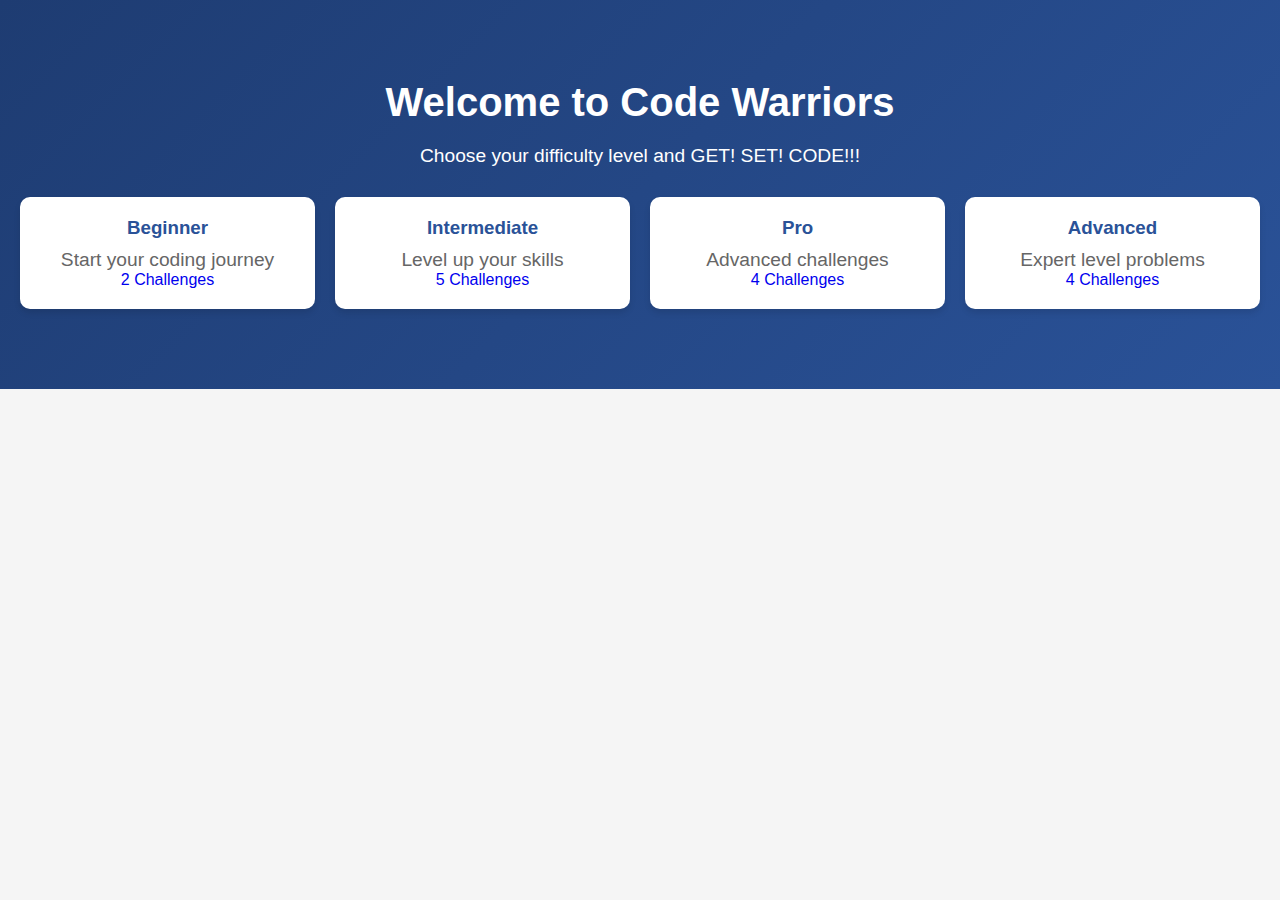
<file: index.html>
<!DOCTYPE html>
<html lang="en">
<head>
    <meta charset="UTF-8">
    <meta name="viewport" content="width=device-width, initial-scale=1.0">
    <title>Code Warriors</title>
    <link rel="stylesheet" href="styles.css">
</head>
<body>
    
    <section id="main">
        <h1>Welcome to Code Warriors</h1>
        <p>Choose your difficulty level and GET! SET! CODE!!!</p>
        
        <div class="difficulty-grid">
            <a href="beginner.html" class="difficulty-card beginner">
                <h3>Beginner</h3>
                <p>Start your coding journey</p>
                <span class="level-info">2 Challenges</span>
            </a>
            <a href="intermediate.html" class="difficulty-card intermediate">
                <h3>Intermediate</h3>
                <p>Level up your skills</p>
                <span class="level-info">5 Challenges</span>
            </a>
            <a href="pro.html" class="difficulty-card pro">
                <h3>Pro</h3>
                <p>Advanced challenges</p>
                <span class="level-info">4 Challenges</span>
            </a>
            <a href="advanced.html" class="difficulty-card advanced">
                <h3>Advanced</h3>
                <p>Expert level problems</p>
                <span class="level-info">4 Challenges</span>
            </a>
        </div>
    </section>
</body>
</html>
</file>
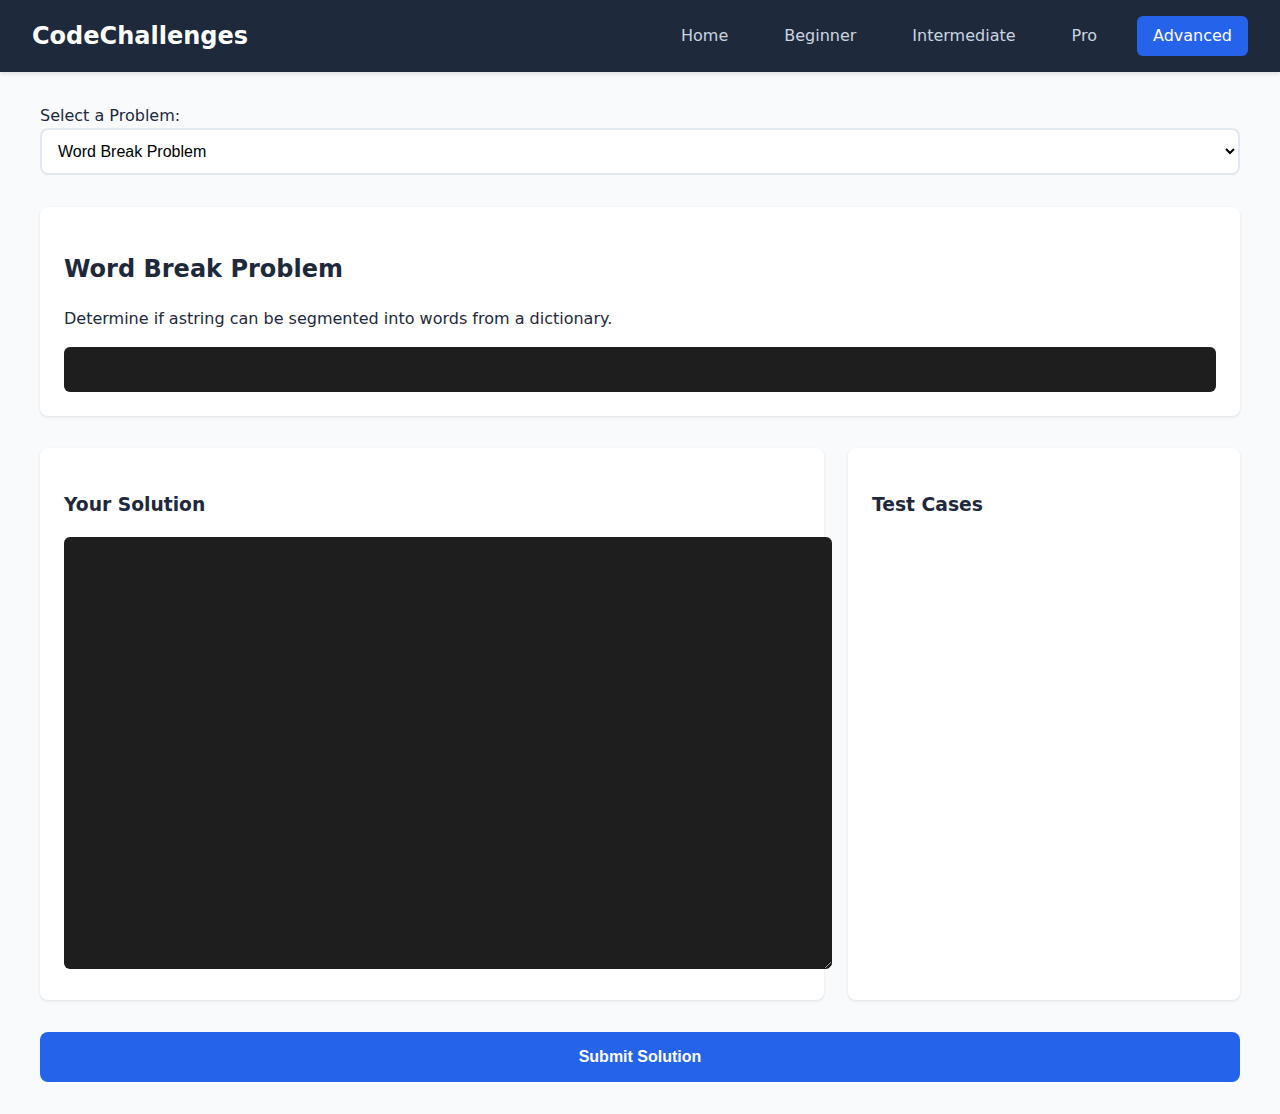
<file: advanced.html>
<!DOCTYPE html>
<html lang="en">
<head>
    <meta charset="UTF-8">
    <meta name="viewport" content="width=device-width, initial-scale=1.0">
    <title>Advance Challenges</title>
    <link rel="stylesheet" href="styles-e.css">
</head>
<body class="challenge-page beginner">
    <nav class="navbar">
        <div class="logo">CodeChallenges</div>
        <div class="nav-links">
            <a href="index.html">Home</a>
            <a href="beginner.html" >Beginner</a>
            <a href="intermediate.html">Intermediate</a>
            <a href="pro.html">Pro</a>
            <a href="advanced.html"class="active">Advanced</a>
        </div>
    </nav>

    <div class="challenge-container">
        <div class="problem-selection">
            <label for="problem_selector">Select a Problem:</label>
            <select id="problem_selector" title="Problem Selection">
                <option value="" disabled selected>Select a problem</option>
            </select>
        </div>

        <div class="problem-details">
            <h2 id="problem_Title"></h2>
            <p id="problem_Description"></p>
            <div class="function-signature">
                <pre><code id="function_Signature"></code></pre>
            </div>
        </div>

        <div class="editor-section">
            <div class="editor-container">
                <h3>Your Solution</h3>
                <label for="codeEditor" class="sr-only">Code Editor</label>
                <textarea id="codeEditor" spellcheck="false" title="Code Editor"></textarea>
            </div>

            <div class="test-cases">
                <h3>Test Cases</h3>
                <div id="testCasesList"></div>
            </div>
        </div>

        <button id="submitButton" class="submit-btn">
            <span class="btn-text">Submit Solution</span>
            <div class="loader hidden"></div>
        </button>

        <div id="results" class="results-container hidden">
            <div class="score-panel">
                <h3>Results</h3>
                <div id="scoreDisplay"></div>
            </div>
            <div id="testResults"></div>
        </div>
    </div>

    <script src="questions.js"></script>
    <script src="levels.js"></script>
</body>
</html>
</file>
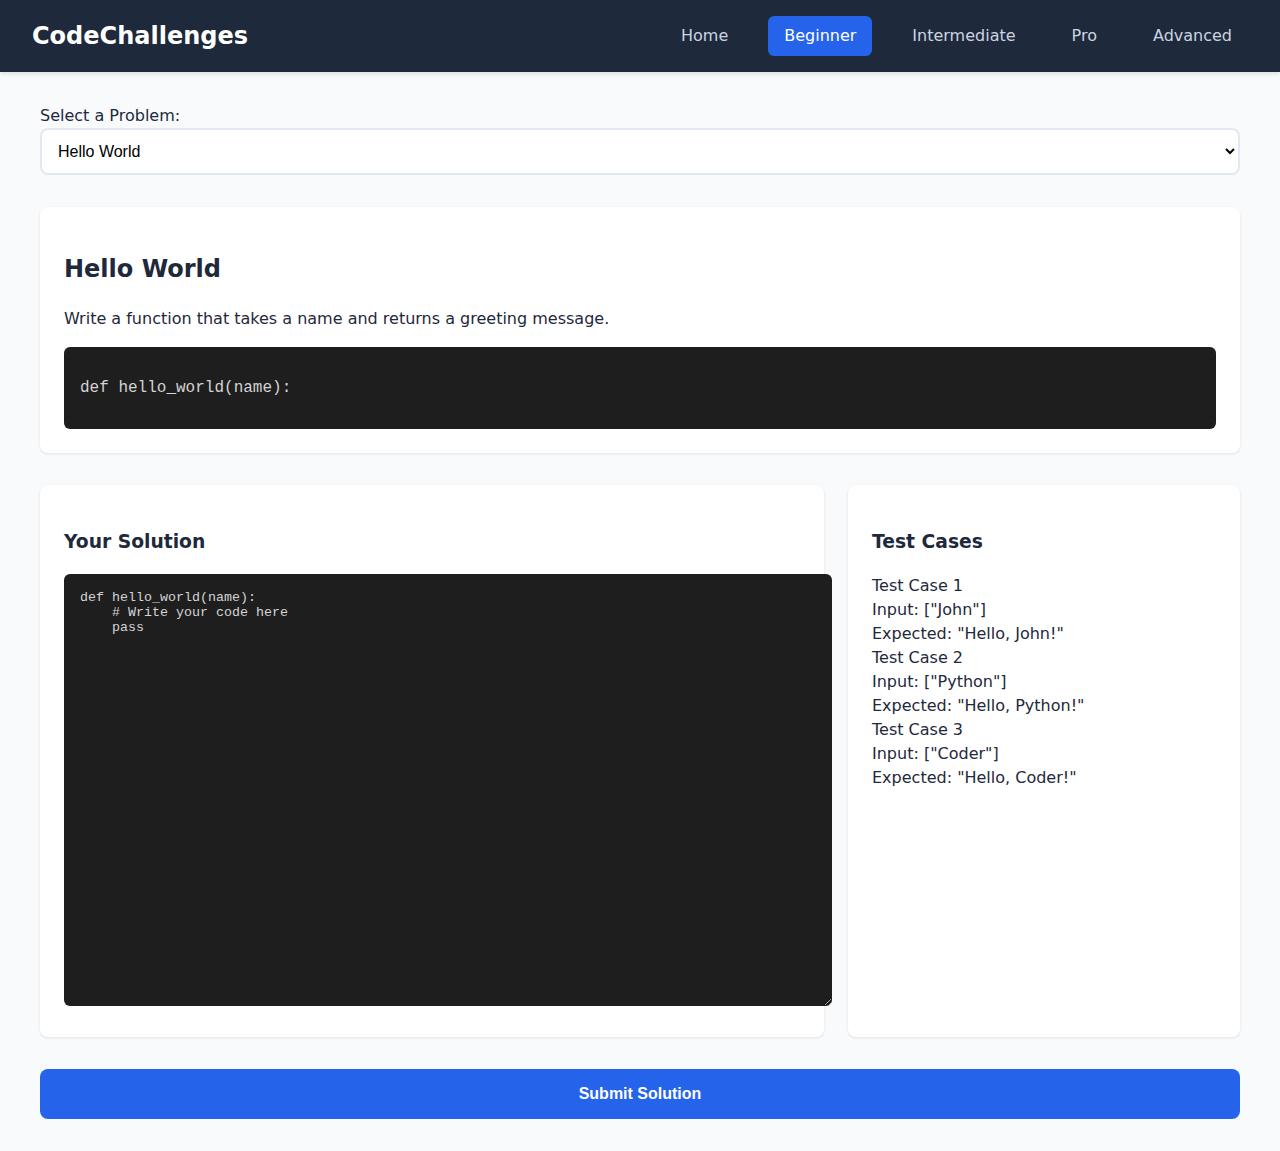
<file: beginner.html>
<!DOCTYPE html>
<html lang="en">
<head>
    <meta charset="UTF-8">
    <meta name="viewport" content="width=device-width, initial-scale=1.0">
    <title>Beginner Challenges</title>
    <link rel="stylesheet" href="styles-e.css">
</head>
<body class="challenge-page beginner">
    <nav class="navbar">
        <div class="logo">CodeChallenges</div>
        <div class="nav-links">
            <a href="index.html">Home</a>
            <a href="beginner.html" class="active">Beginner</a>
            <a href="intermediate.html">Intermediate</a>
            <a href="pro.html">Pro</a>
            <a href="advanced.html">Advanced</a>
        </div>
    </nav>

    <div class="challenge-container">
        <div class="problem-selection">
            <label for="problem_selector">Select a Problem:</label>
            <select id="problem_selector" title="Problem Selection">
                <option value="" disabled selected>Select a problem</option>
            </select>
        </div>

        <div class="problem-details">
            <h2 id="problem_Title"></h2>
            <p id="problem_Description"></p>
            <div class="function-signature">
                <pre><code id="functionSignature"></code></pre>
            </div>
        </div>

        <div class="editor-section">
            <div class="editor-container">
                <h3>Your Solution</h3>
                <label for="codeEditor" class="sr-only">Code Editor</label>
                <textarea id="codeEditor" spellcheck="false" title="Code Editor"></textarea>
            </div>

            <div class="test-cases">
                <h3>Test Cases</h3>
                <div id="testCasesList"></div>
            </div>
        </div>

        <button id="submitButton" class="submit-btn">
            <span class="btn-text">Submit Solution</span>
            <div class="loader hidden"></div>
        </button>

        <div id="results" class="results-container hidden">
            <div class="score-panel">
                <h3>Results</h3>
                <div id="scoreDisplay"></div>
            </div>
            <div id="testResults"></div>
        </div>
    </div>

    <script src="questions.js"></script>
    <script src="levels.js"></script>
</body>
</html>
</file>
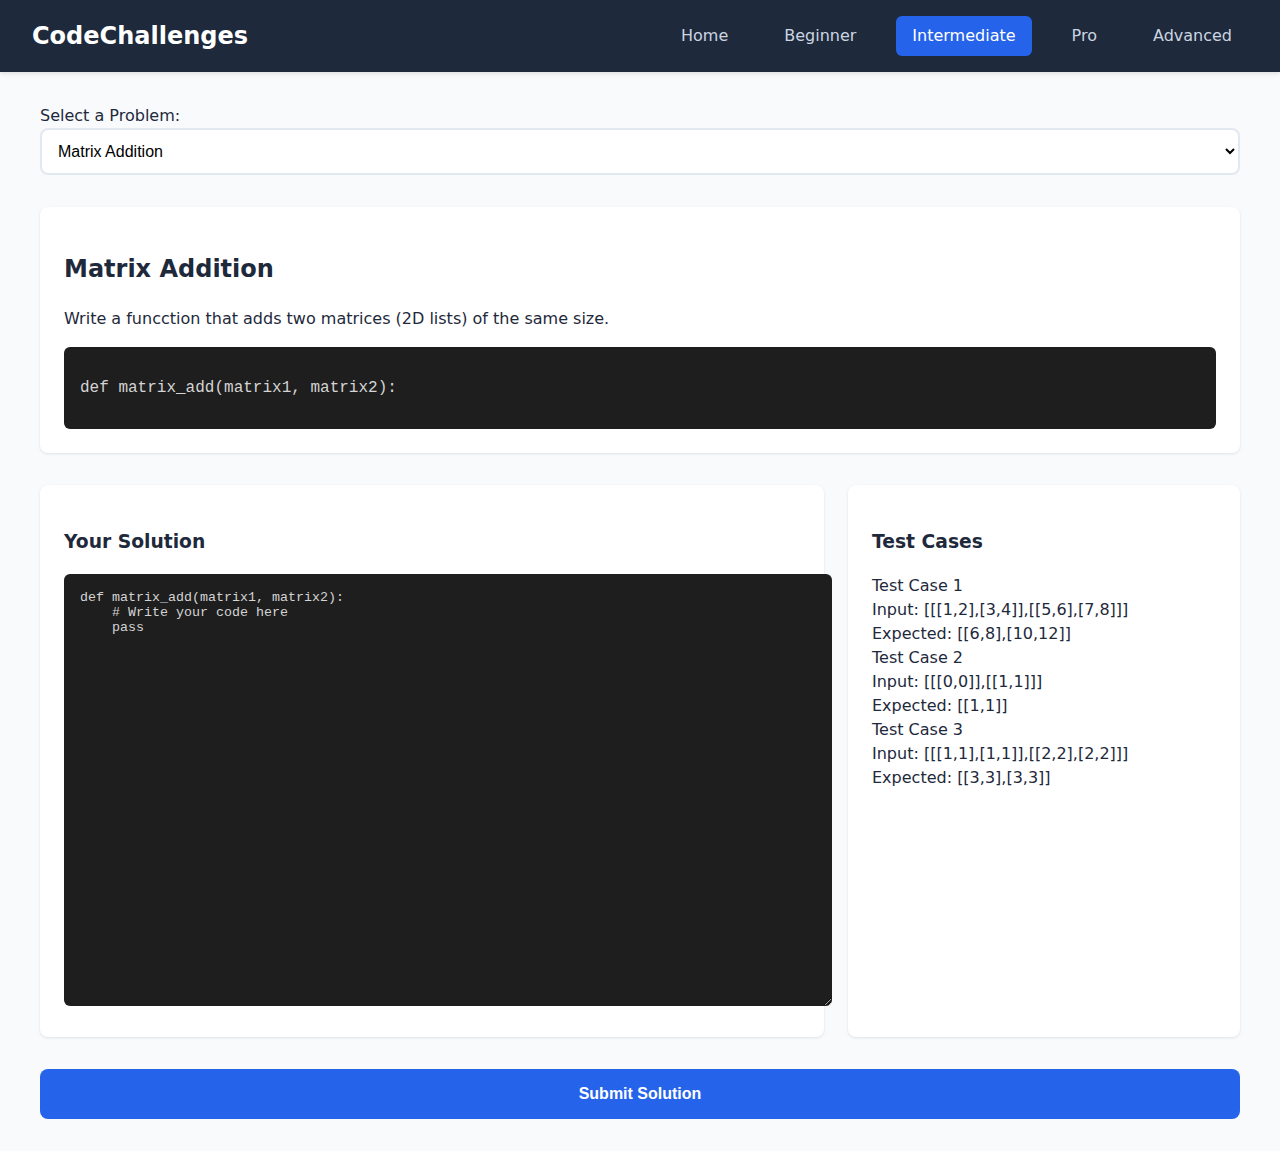
<file: intermediate.html>
<!DOCTYPE html>
<html lang="en">
<head>
    <meta charset="UTF-8">
    <meta name="viewport" content="width=device-width, initial-scale=1.0">
    <title>Intermediate Challenges</title>
    <link rel="stylesheet" href="styles-e.css">
</head>
<body class="challenge-page intermediate">
    <nav class="navbar">
        <div class="logo">CodeChallenges</div>
        <div class="nav-links">
            <a href="index.html">Home</a>
            <a href="beginner.html">Beginner</a>
            <a href="intermediate.html"  class="active">Intermediate</a>
            <a href="pro.html">Pro</a>
            <a href="advanced.html">Advanced</a>
        </div>
    </nav>

    <div class="challenge-container">
        <div class="problem-selection">
            <label for="problem_selector">Select a Problem:</label>
            <select id="problem_selector" title="Problem Selection">
                <option value="" disabled selected>Select a problem</option>
            </select>
        </div>

        <div class="problem-details">
            <h2 id="problem_Title"></h2>
            <p id="problem_Description"></p>
            <div class="function-signature">
                <pre><code id="functionSignature"></code></pre>
            </div>
        </div>

        <div class="editor-section">
            <div class="editor-container">
                <h3>Your Solution</h3>
                <label for="codeEditor" class="sr-only">Code Editor</label>
                <textarea id="codeEditor" spellcheck="false" title="Code Editor"></textarea>
            </div>

            <div class="test-cases">
                <h3>Test Cases</h3>
                <div id="testCasesList"></div>
            </div>
        </div>

        <button id="submitButton" class="submit-btn">
            <span class="btn-text">Submit Solution</span>
            <div class="loader hidden"></div>
        </button>

        <div id="results" class="results-container hidden">
            <div class="score-panel">
                <h3>Results</h3>
                <div id="scoreDisplay"></div>
            </div>
            <div id="testResults"></div>
        </div>
    </div>

    <script src="questions.js"></script>
    <script src="levels.js"></script>
</body>
</html>
</file>
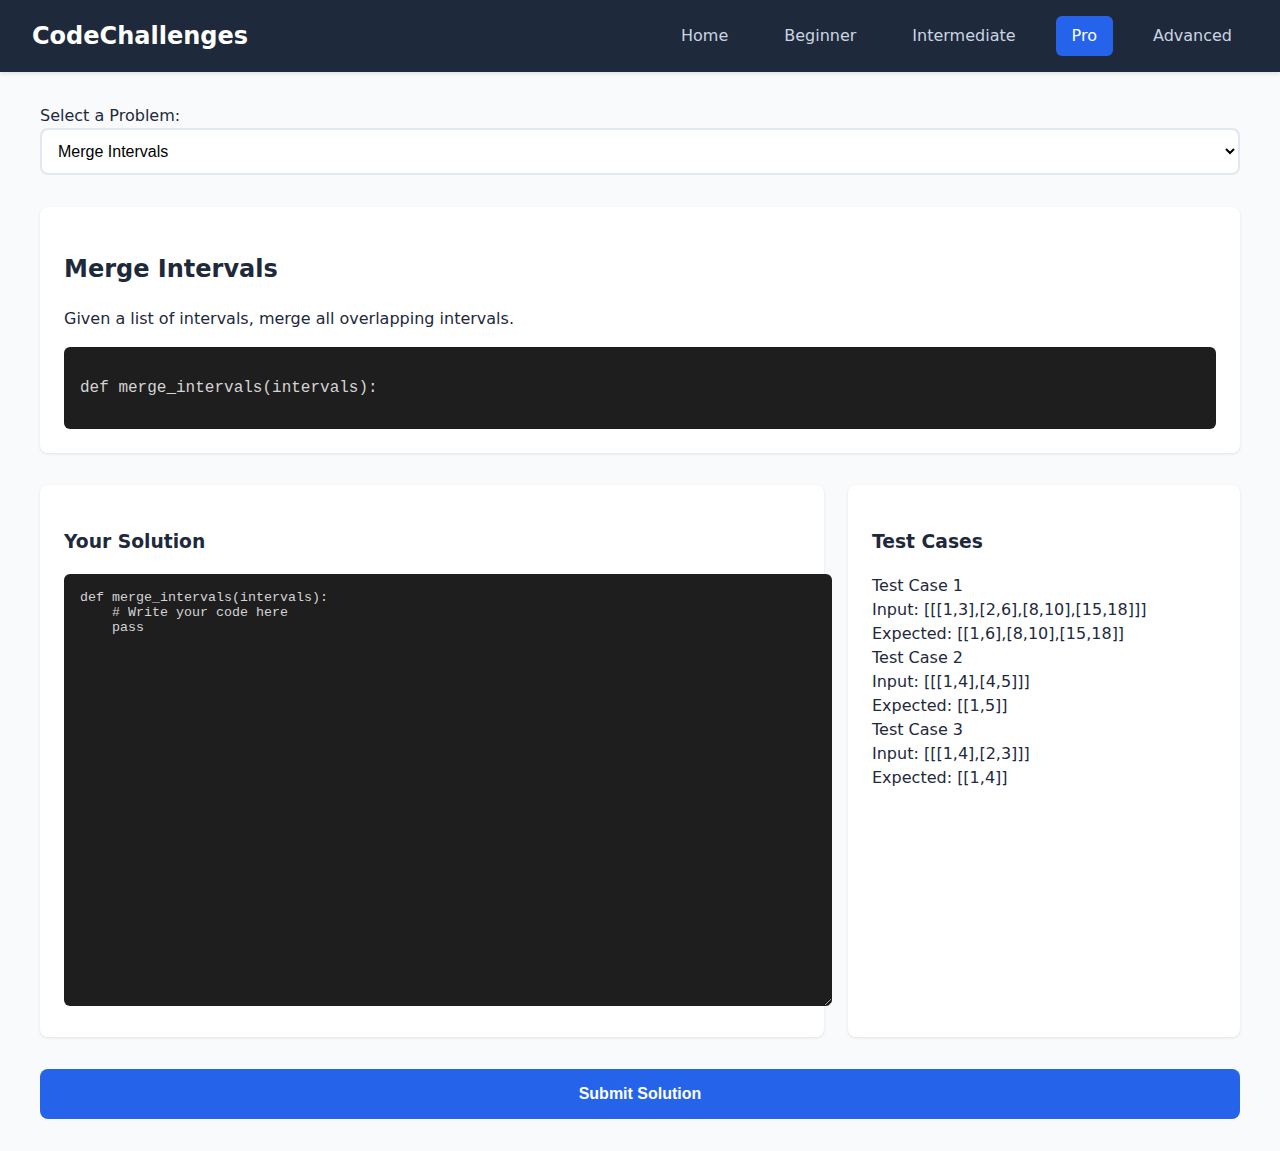
<file: pro.html>
<!DOCTYPE html>
<html lang="en">
<head>
    <meta charset="UTF-8">
    <meta name="viewport" content="width=device-width, initial-scale=1.0">
    <title>Pro Challenges</title>
    <link rel="stylesheet" href="styles-e.css">
</head>
<body class="challenge-page beginner">
    <nav class="navbar">
        <div class="logo">CodeChallenges</div>
        <div class="nav-links">
            <a href="index.html">Home</a>
            <a href="beginner.html" >Beginner</a>
            <a href="intermediate.html">Intermediate</a>
            <a href="pro.html" class="active">Pro</a>
            <a href="advanced.html">Advanced</a>
        </div>
    </nav>

    <div class="challenge-container">
        <div class="problem-selection">
            <label for="problem_selector">Select a Problem:</label>
            <select id="problem_selector" title="Problem Selection">
                <option value="" disabled selected>Select a problem</option>
            </select>
        </div>

        <div class="problem-details">
            <h2 id="problem_Title"></h2>
            <p id="problem_Description"></p>
            <div class="function-signature">
                <pre><code id="functionSignature"></code></pre>
            </div>
        </div>

        <div class="editor-section">
            <div class="editor-container">
                <h3>Your Solution</h3>
                <label for="codeEditor" class="sr-only">Code Editor</label>
                <textarea id="codeEditor" spellcheck="false" title="Code Editor"></textarea>
            </div>

            <div class="test-cases">
                <h3>Test Cases</h3>
                <div id="testCasesList"></div>
            </div>
        </div>

        <button id="submitButton" class="submit-btn">
            <span class="btn-text">Submit Solution</span>
            <div class="loader hidden"></div>
        </button>

        <div id="results" class="results-container hidden">
            <div class="score-panel">
                <h3>Results</h3>
                <div id="scoreDisplay"></div>
            </div>
            <div id="testResults"></div>
        </div>
    </div>

    <script src="questions.js"></script>
    <script src="levels.js"></script>
</body>
</html>
</file>
<file: styles.css>
* {
    margin: 0;
    padding: 0;
    box-sizing: border-box;
    font-family: 'Segoe UI', Tahoma, Geneva, Verdana, sans-serif;
}

body {
    background-color: #f5f5f5;
}

.section {
    padding: 40px 20px;
}

#main {
    background: linear-gradient(135deg, #1e3c72 0%, #2a5298 100%);
    color: white;
    text-align: center;
    padding: 80px 20px;
}

#main h1 {
    font-size: 2.5em;
    margin-bottom: 20px;
}

#main p {
    font-size: 1.2em;
    max-width: 800px;
    margin: 0 auto;
}

#difficulty-selection {
    max-width: 1200px;
    margin: 0 auto;
    padding: 40px 20px;
}

.difficulty-grid {
    display: grid;
    grid-template-columns: repeat(auto-fit, minmax(250px, 1fr));
    gap: 20px;
    margin-top: 30px;
}

.difficulty-card {
    background: white;
    border-radius: 10px;
    padding: 20px;
    text-align: center;
    cursor: pointer;
    transition: transform 0.3s, box-shadow 0.3s;
    box-shadow: 0 4px 6px rgba(0,0,0,0.1);
    text-decoration: none;
}

.difficulty-card:hover {
    transform: translateY(-5px);
    box-shadow: 0 8px 12px rgba(0,0,0,0.15);
}

.difficulty-card h3 {
    color: #2a5298;
    margin-bottom: 10px;
}

.difficulty-card p {
    color: #666;
    font-size: 0.9em;
}
</file>
<file: styles-e.css>
/* Variables for consistent theming */
:root {
    --primary-color: #2563eb;
    --primary-hover: #1d4ed8;
    --bg-color: #f8fafc;
    --nav-bg: #1e293b;
    --text-primary: #1e293b;
    --text-secondary: #64748b;
    --border-color: #e2e8f0;
    --success-color: #22c55e;
    --error-color: #ef4444;
    --editor-bg: #1e1e1e;
    --editor-text: #d4d4d4;
  }
  
  /* Base styles */
  body {
    margin: 0;
    padding: 0;
    font-family: 'Inter', system-ui, -apple-system, sans-serif;
    background-color: var(--bg-color);
    color: var(--text-primary);
    line-height: 1.5;
  }
  
  /* Navbar styles */
  .navbar {
    background-color: var(--nav-bg);
    padding: 1rem 2rem;
    display: flex;
    justify-content: space-between;
    align-items: center;
    box-shadow: 0 2px 4px rgba(0, 0, 0, 0.1);
  }
  
  .logo {
    color: white;
    font-size: 1.5rem;
    font-weight: 700;
  }
  
  .nav-links {
    display: flex;
    gap: 1.5rem;
  }
  
  .nav-links a {
    color: #cbd5e1;
    text-decoration: none;
    padding: 0.5rem 1rem;
    border-radius: 0.375rem;
    transition: all 0.2s ease;
  }
  
  .nav-links a:hover {
    color: white;
    background-color: rgba(255, 255, 255, 0.1);
  }
  
  .nav-links a.active {
    color: white;
    background-color: var(--primary-color);
  }

  ::-webkit-scrollbar {
    width: 12px;
}

::-webkit-scrollbar-track {
    background: #f8fafc;
    border-radius: 10px;
}

::-webkit-scrollbar-thumb {
    background: #2563eb;
    border-radius: 10px;
    border: 3px solid #f1f1f1;
}

::-webkit-scrollbar-thumb:hover {
    background: #1d4ed8;
}
  
  /* Challenge container */
  .challenge-container {
    max-width: 1200px;
    margin: 2rem auto;
    padding: 0 1.5rem;
  }
  
  /* Problem selection */
  .problem-selection {
    margin-bottom: 2rem;
  }
  
  #problem_selector {
    width: 100%;
    padding: 0.75rem;
    border: 2px solid var(--border-color);
    border-radius: 0.5rem;
    font-size: 1rem;
    background-color: white;
    cursor: pointer;
    transition: border-color 0.2s ease;
  }
  
  #problem_selector:focus {
    outline: none;
    border-color: var(--primary-color);
    box-shadow: 0 0 0 3px rgba(37, 99, 235, 0.1);
  }
  
  /* Problem details */
  .problem-details {
    background-color: white;
    padding: 1.5rem;
    border-radius: 0.5rem;
    box-shadow: 0 1px 3px rgba(0, 0, 0, 0.1);
    margin-bottom: 2rem;
  }
  
  .function-signature {
    background-color: var(--editor-bg);
    padding: 1rem;
    border-radius: 0.375rem;
    overflow-x: auto;
  }
  
  .function-signature code {
    color: var(--editor-text);
    font-family: 'Fira Code', monospace;
  }
  
  /* Editor section */
  .editor-section {
    display: grid;
    grid-template-columns: 2fr 1fr;
    gap: 1.5rem;
    margin-bottom: 2rem;
  }
  
  .editor-container {
    background-color: white;
    padding: 1.5rem;
    border-radius: 0.5rem;
    box-shadow: 0 1px 3px rgba(0, 0, 0, 0.1);
  }
  
  #codeEditor {
    width: 100%;
    height: 400px;
    padding: 1rem;
    background-color: var(--editor-bg);
    color: var(--editor-text);
    font-family: 'Fira Code', monospace;
    border: none;
    border-radius: 0.375rem;
    resize: vertical;
  }
  
  /* Test cases */
  .test-cases {
    background-color: white;
    padding: 1.5rem;
    border-radius: 0.5rem;
    box-shadow: 0 1px 3px rgba(0, 0, 0, 0.1);
  }
  
  /* Submit button */
  .submit-btn {
    width: 100%;
    padding: 1rem;
    background-color: var(--primary-color);
    color: white;
    border: none;
    border-radius: 0.5rem;
    font-size: 1rem;
    font-weight: 600;
    cursor: pointer;
    transition: background-color 0.2s ease;
    display: flex;
    justify-content: center;
    align-items: center;
    gap: 0.5rem;
  }
  
  .submit-btn:hover {
    background-color: var(--primary-hover);
  }
  
  /* Loader animation */
  .loader {
    width: 20px;
    height: 20px;
    border: 3px solid rgba(255, 255, 255, 0.3);
    border-radius: 50%;
    border-top-color: white;
    animation: spin 1s linear infinite;
  }
  
  @keyframes spin {
    to {
      transform: rotate(360deg);
    }
  }
  
  /* Results container */
  .results-container {
    background-color: white;
    padding: 1.5rem;
    border-radius: 0.5rem;
    box-shadow: 0 1px 3px rgba(0, 0, 0, 0.1);
    margin-top: 2rem;
  }
  
  .score-panel {
    border-bottom: 2px solid var(--border-color);
    padding-bottom: 1rem;
    margin-bottom: 1rem;
  }
  
  /* Utility classes */
  .hidden {
    display: none;
  }
  
  .sr-only {
    position: absolute;
    width: 1px;
    height: 1px;
    padding: 0;
    margin: -1px;
    overflow: hidden;
    clip: rect(0, 0, 0, 0);
    white-space: nowrap;
    border: 0;
  }
  
  /* Responsive design */
  @media (max-width: 768px) {
    .editor-section {
      grid-template-columns: 1fr;
    }
    
    .nav-links {
      gap: 0.5rem;
    }
    
    .nav-links a {
      padding: 0.375rem 0.75rem;
      font-size: 0.875rem;
    }
  }
</file>
